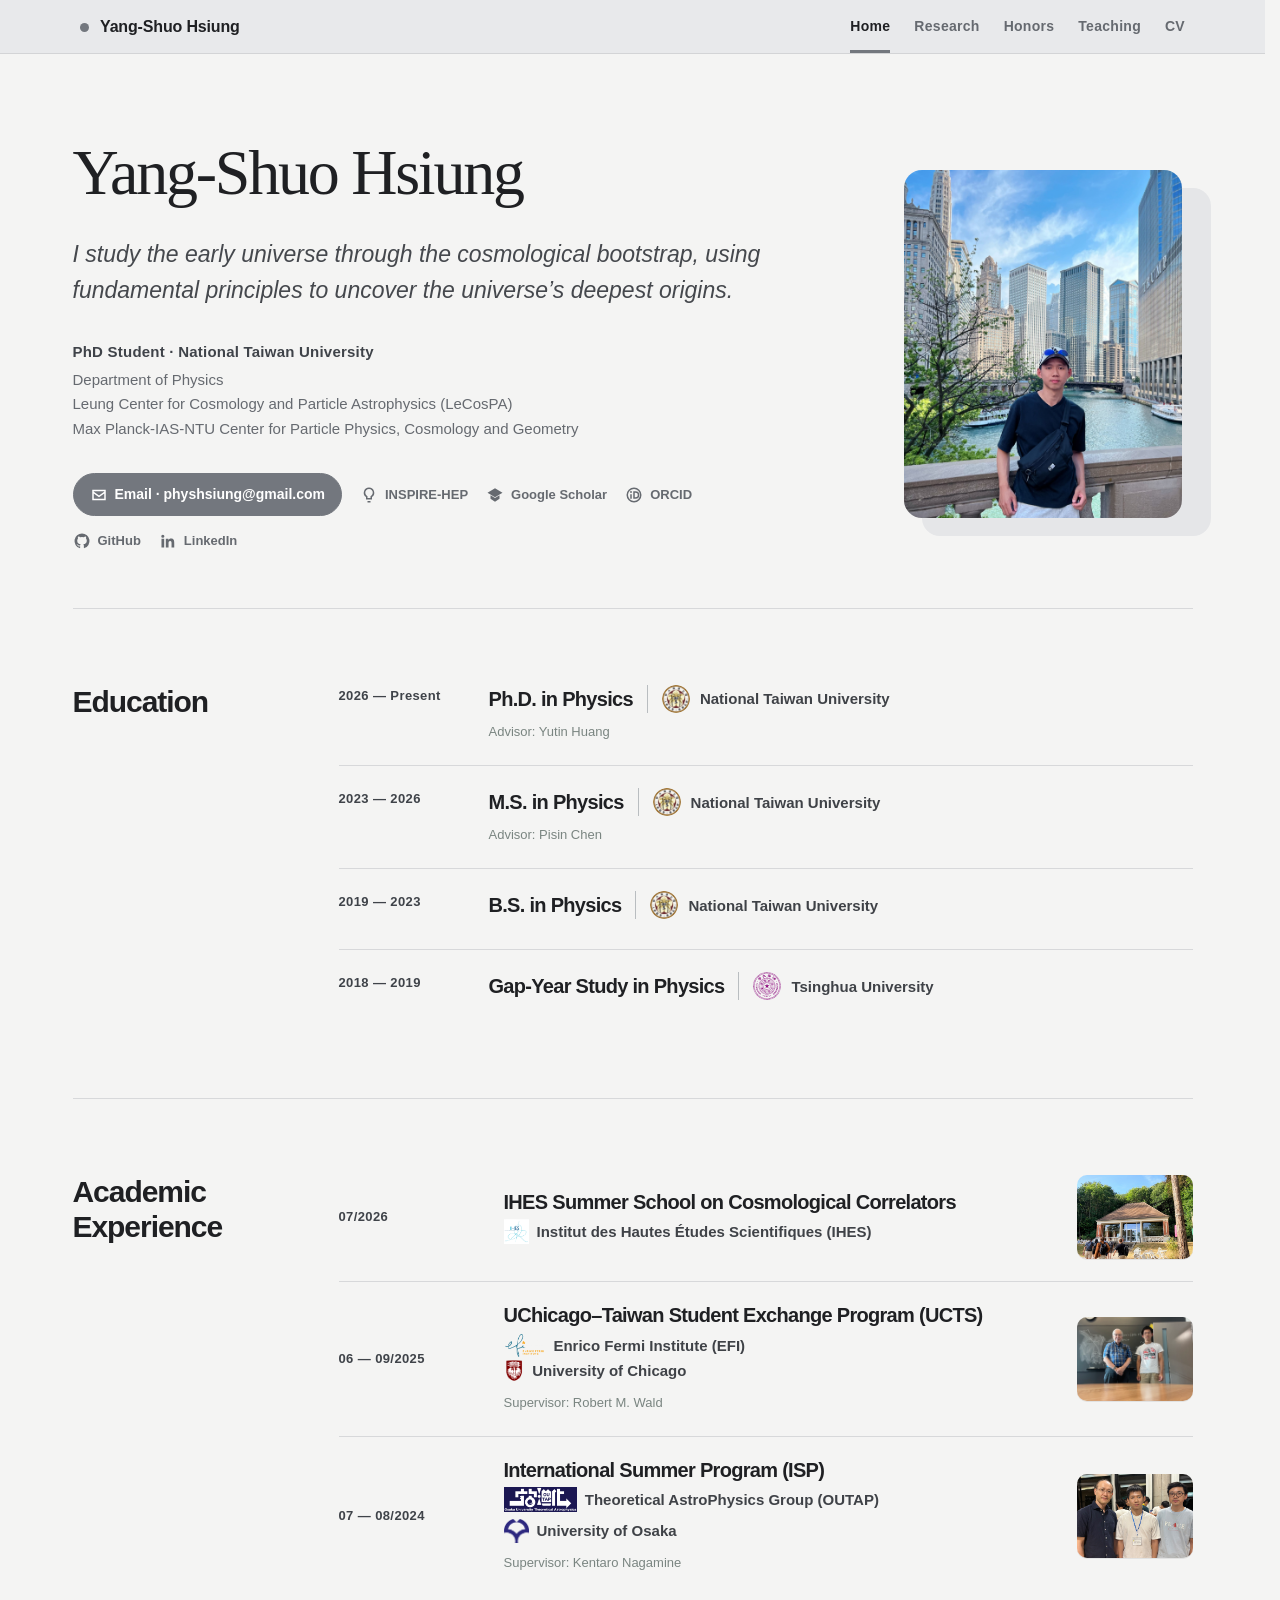
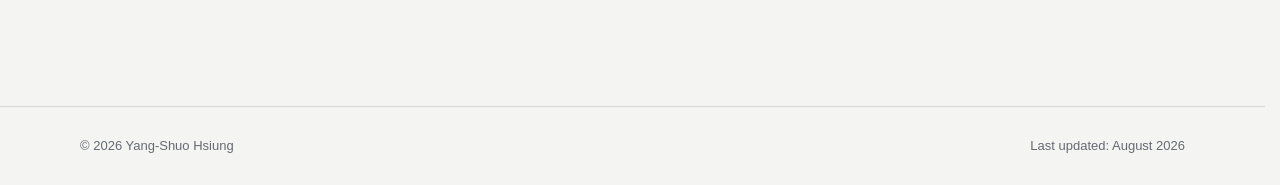
<file: index.html>
<!DOCTYPE html>
<html lang="en">
<head>
    <meta charset="UTF-8">
    <meta name="viewport" content="width=device-width, initial-scale=1.0">
    <meta name="description" content="Yang-Shuo Hsiung — theoretical physics, cosmological bootstrap, quantum field theory, and gravity.">
    <link rel="canonical" href="https://physhsiung.github.io/">
    <meta property="og:type" content="website">
    <meta property="og:title" content="Yang-Shuo Hsiung | Theoretical Physics &amp; Cosmology">
    <meta property="og:description" content="Ph.D. student working on cosmological bootstrap, quantum field theory, and gravity.">
    <meta property="og:url" content="https://physhsiung.github.io/">
    <meta property="og:image" content="https://physhsiung.github.io/images/home/profile.png">
    <meta name="twitter:card" content="summary">
    <title>Yang-Shuo Hsiung</title>
    <link rel="stylesheet" href="style.css?v=20260814-20">
    <script src="site.js?v=20260807-1" defer></script>
</head>
<body>
<a class="skip-link" href="#main-content">Skip to content</a>
<header class="site-header">
    <a href="/" class="site-name">Yang-Shuo Hsiung</a>
    <nav class="navbar" aria-label="Main navigation">
        <a href="/" class="is-active" aria-current="page">Home</a>
        <a href="research.html">Research</a>
        <a href="honors.html">Honors</a>
        <a href="teaching.html">Teaching</a>
        <a href="cv.html">CV</a>
    </nav>
</header>

<main class="content" id="main-content">
    <section class="hero">
        <div class="hero-text">
            <h1>Yang-Shuo Hsiung</h1>
            <p class="hero-lead">I study the early universe through the cosmological bootstrap, using fundamental principles to uncover the universe’s deepest origins.</p>
            <div class="hero-affiliation">
                <p class="academic-role">PhD Student · National Taiwan University</p>
                <p class="hero-meta">
                    Department of Physics<br>
                    Leung Center for Cosmology and Particle Astrophysics (LeCosPA)<br>
                    Max Planck-IAS-NTU Center for Particle Physics, Cosmology and Geometry
                </p>
            </div>
            <div class="profile-links">
                <div class="profile-link-row">
                    <a class="button primary icon-link" href="mailto:physhsiung@gmail.com"><svg viewBox="0 0 24 24" aria-hidden="true"><path d="M3 5h18v14H3V5Zm2 2v.5l7 5 7-5V7H5Zm14 10V10l-7 5-7-5v7h14Z"/></svg><span>Email · physhsiung@gmail.com</span></a>
                    <a class="icon-link" href="https://inspirehep.net/authors/3195098" aria-label="INSPIRE-HEP profile"><svg viewBox="0 0 24 24" aria-hidden="true"><path d="M12 2a7 7 0 0 0-4 12.74V18h8v-3.26A7 7 0 0 0 12 2Zm2 11.56V16h-4v-2.44l-.9-.6A5 5 0 1 1 14.9 13l-.9.56ZM10 20h4v2h-4v-2Z"/></svg><span>INSPIRE-HEP</span></a>
                    <a class="icon-link" href="https://scholar.google.com/citations?user=X8Riyq4AAAAJ&amp;hl=en" aria-label="Google Scholar profile"><svg viewBox="0 0 24 24" aria-hidden="true"><path d="m12 3 10 6-10 6L2 9l10-6Zm-6 9.4V17l6 4 6-4v-4.6l-6 3.6-6-3.6Z"/></svg><span>Google Scholar</span></a>
                    <a class="icon-link" href="https://orcid.org/0009-0005-2132-0681" target="_blank" rel="noopener" aria-label="ORCID profile"><svg viewBox="0 0 24 24" aria-hidden="true"><circle cx="12" cy="12" r="9" fill="none" stroke="currentColor" stroke-width="2"/><circle cx="8" cy="8" r="1.25"/><path d="M7 11h2v6H7zM11 7h3.1a5 5 0 0 1 0 10H11V7Zm2 2v6h1.1a3 3 0 0 0 0-6H13Z"/></svg><span>ORCID</span></a>
                </div>
                <div class="profile-link-row profile-link-row-secondary">
                    <a class="icon-link" href="https://github.com/physhsiung" aria-label="GitHub profile"><svg viewBox="0 0 24 24" aria-hidden="true"><path d="M12 2a10 10 0 0 0-3.16 19.49c.5.09.68-.22.68-.48v-1.87c-2.78.6-3.37-1.18-3.37-1.18-.45-1.16-1.11-1.47-1.11-1.47-.91-.62.07-.61.07-.61 1 .07 1.54 1.03 1.54 1.03.9 1.53 2.34 1.09 2.91.83.09-.65.35-1.09.64-1.34-2.22-.25-4.56-1.11-4.56-4.94 0-1.09.39-1.98 1.03-2.68-.1-.25-.45-1.27.1-2.64 0 0 .84-.27 2.75 1.02A9.58 9.58 0 0 1 12 6.82a9.6 9.6 0 0 1 2.5.34c1.91-1.29 2.75-1.02 2.75-1.02.55 1.37.2 2.39.1 2.64.64.7 1.03 1.59 1.03 2.68 0 3.84-2.34 4.68-4.57 4.93.36.31.68.92.68 1.86v2.76c0 .27.18.58.69.48A10 10 0 0 0 12 2Z"/></svg><span>GitHub</span></a>
                    <a class="icon-link" href="https://www.linkedin.com/in/yang-shuo-hsiung/" target="_blank" rel="noopener" aria-label="LinkedIn profile"><svg viewBox="0 0 24 24" aria-hidden="true"><path d="M5.1 3.5A2.1 2.1 0 1 1 5.1 7.7 2.1 2.1 0 0 1 5.1 3.5ZM3.3 9h3.6v11.5H3.3V9Zm5.8 0h3.45v1.57h.05c.48-.91 1.65-1.87 3.4-1.87 3.64 0 4.31 2.39 4.31 5.51v6.29h-3.59v-5.58c0-1.33-.03-3.04-1.85-3.04-1.85 0-2.14 1.45-2.14 2.94v5.68H9.1V9Z"/></svg><span>LinkedIn</span></a>
                </div>
            </div>
        </div>
        <div class="profile-wrap">
            <img src="images/home/main_profile_compressed.jpg" class="profile-photo" alt="Portrait of Yang-Shuo Hsiung">
        </div>
    </section>

    <section class="profile-section">
        <header class="profile-section-heading">
            <h2>Education</h2>
        </header>
        <div class="resume-list">
            <article class="resume-item">
                <time>2026 — Present</time>
                <div><div class="degree-line"><h3>Ph.D. in Physics</h3><p class="resume-institution institution-with-logo"><span class="institution-logo"><img src="images/home/NTU_logo.jpg" alt=""></span><span>National Taiwan University</span></p></div><p class="resume-detail">Advisor: Yutin Huang</p></div>
            </article>
            <article class="resume-item">
                <time>2023 — 2026</time>
                <div><div class="degree-line"><h3>M.S. in Physics</h3><p class="resume-institution institution-with-logo"><span class="institution-logo"><img src="images/home/NTU_logo.jpg" alt=""></span><span>National Taiwan University</span></p></div><p class="resume-detail">Advisor: Pisin Chen</p></div>
            </article>
            <article class="resume-item">
                <time>2019 — 2023</time>
                <div><div class="degree-line"><h3>B.S. in Physics</h3><p class="resume-institution institution-with-logo"><span class="institution-logo"><img src="images/home/NTU_logo.jpg" alt=""></span><span>National Taiwan University</span></p></div><p class="resume-detail"></p></div>
            </article>
            <article class="resume-item">
                <time>2018 — 2019</time>
                <div><div class="degree-line"><h3>Gap-Year Study in Physics</h3><p class="resume-institution institution-with-logo"><span class="institution-logo"><img src="images/home/THU_logo.svg" alt=""></span><span>Tsinghua University</span></p></div></div>
            </article>
        </div>
    </section>

    <section class="profile-section">
        <header class="profile-section-heading">
            <h2>Academic Experience</h2>
        </header>
        <div class="resume-list experience-list">
            <article class="resume-item has-experience-photo" tabindex="0">
                <time>07/2026</time>
                <div><h3>IHES Summer School on Cosmological Correlators</h3>
                    <p class="resume-institution experience-institution">
                        <span class="institution-unit">
                            <img src="images/home/IHES_logo.png" alt="IHES logo">
                            <span>Institut des Hautes Études Scientifiques (IHES)</span>
                        </span>
                    </p>
                </div>
                <div class="experience-media"><button class="experience-photo-button" type="button" data-lightbox data-lightbox-src="images/home/2026_IHES_lecture_hall.jpg" aria-label="View the IHES summer school photo larger"><img class="experience-photo" src="images/home/2026_IHES_lecture_hall.jpg" width="900" height="1200" loading="lazy" alt="Participants approaching the IHES conference center"></button></div>
            </article>
            <article class="resume-item has-experience-photo" tabindex="0">
                <time>06 — 09/2025</time>
                <div><h3>UChicago–Taiwan Student Exchange Program (UCTS)</h3>
                    <p class="resume-institution experience-institution">
                        <span class="institution-unit">
                            <img src="images/home/UChicago-EFI_logo.png" alt="Enrico Fermi Institute logo">
                            <span>Enrico Fermi Institute (EFI)</span>
                        </span>
                    </p>
                    <p class="resume-institution experience-institution">
                        <span class="institution-unit">
                            <img src="images/home/UChicago_logo.png" alt="University of Chicago logo">
                            <span>University of Chicago</span>
                        </span>
                    </p>
                    <p class="resume-detail">Supervisor: Robert M. Wald</p>
                </div>
                <div class="experience-media">
                    <button class="experience-photo-button" type="button" data-lightbox data-lightbox-src="images/home/2025_UCTS_Wald_compressed.jpg" aria-label="View the University of Chicago photo larger">
                        <img class="experience-photo" src="images/home/2025_UCTS_Wald_compressed.jpg" width="1200" height="900" loading="lazy" alt="Yang-Shuo Hsiung with Robert Wald at the University of Chicago">
                    </button>
                </div>
            </article>
            <article class="resume-item has-experience-photo" tabindex="0">
                <time>07 — 08/2024</time>
                <div><h3>International Summer Program (ISP)</h3><p class="resume-institution experience-institution"><span class="institution-unit"><img src="images/home/UOsaka-OUTAP_logo.png" alt="OUTAP logo"><span>Theoretical AstroPhysics Group (OUTAP)</span></span><span class="institution-unit institution-unit-secondary"><img class="institution-seal" src="images/home/UOsaka_logo.png" alt="University of Osaka logo"><span>University of Osaka</span></span></p><p class="resume-detail">Supervisor: Kentaro Nagamine</p></div>
                <div class="experience-media"><button class="experience-photo-button" type="button" data-lightbox data-lightbox-src="images/home/2024_UOsaka-OUTAP_group_compressed.jpg" aria-label="View the University of Osaka photo larger"><img class="experience-photo" src="images/home/2024_UOsaka-OUTAP_group_compressed.jpg" width="900" height="1200" loading="lazy" alt="Yang-Shuo Hsiung with the OUTAP group at the University of Osaka"></button></div>
            </article>
        </div>
    </section>
</main>

<footer class="site-footer"><span>© 2026 Yang-Shuo Hsiung</span><span>Last updated: August 2026</span></footer>
</body>
</html>
</file>
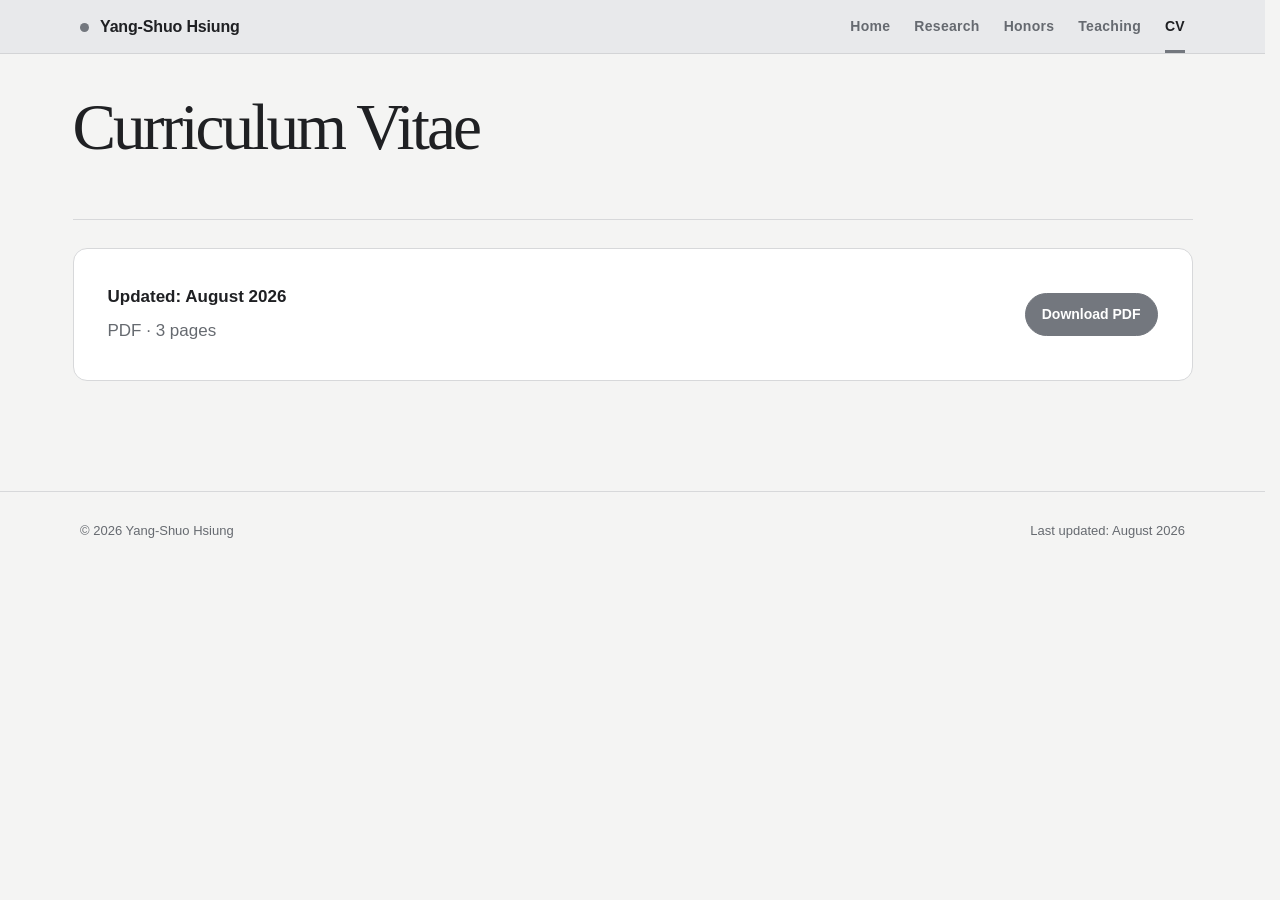
<file: cv.html>
<!DOCTYPE html>
<html lang="en">
<head>
    <meta charset="UTF-8"><meta name="viewport" content="width=device-width, initial-scale=1.0">
    <meta name="description" content="Academic curriculum vitae of Yang-Shuo Hsiung, PhD student in theoretical physics and cosmology.">
    <title>CV | Yang-Shuo Hsiung</title>
    <link rel="canonical" href="https://physhsiung.github.io/cv.html">
    <link rel="stylesheet" href="style.css?v=20260808-19">
</head>
<body class="compact-title-page">
<a class="skip-link" href="#main-content">Skip to content</a>
<header class="site-header"><a href="/" class="site-name">Yang-Shuo Hsiung</a><nav class="navbar" aria-label="Main navigation"><a href="/">Home</a><a href="research.html">Research</a><a href="honors.html">Honors</a><a href="teaching.html">Teaching</a><a href="cv.html" class="is-active" aria-current="page">CV</a></nav></header>

<main class="content" id="main-content">
    <header class="page-header compact-page-header compact-title-header">
        <h1 class="page-title">Curriculum Vitae</h1>
    </header>

    <section class="cv-panel">
        <div class="cv-file-meta">
            <p>Updated: August 2026</p>
            <p>PDF · 3 pages</p>
        </div>
        <a class="button primary" href="2026.08_CV__YANG_SHUO_HSIUNG.pdf">Download PDF</a>
    </section>
</main>
<footer class="site-footer"><span>© 2026 Yang-Shuo Hsiung</span><span>Last updated: August 2026</span></footer>
</body>
</html>
</file>
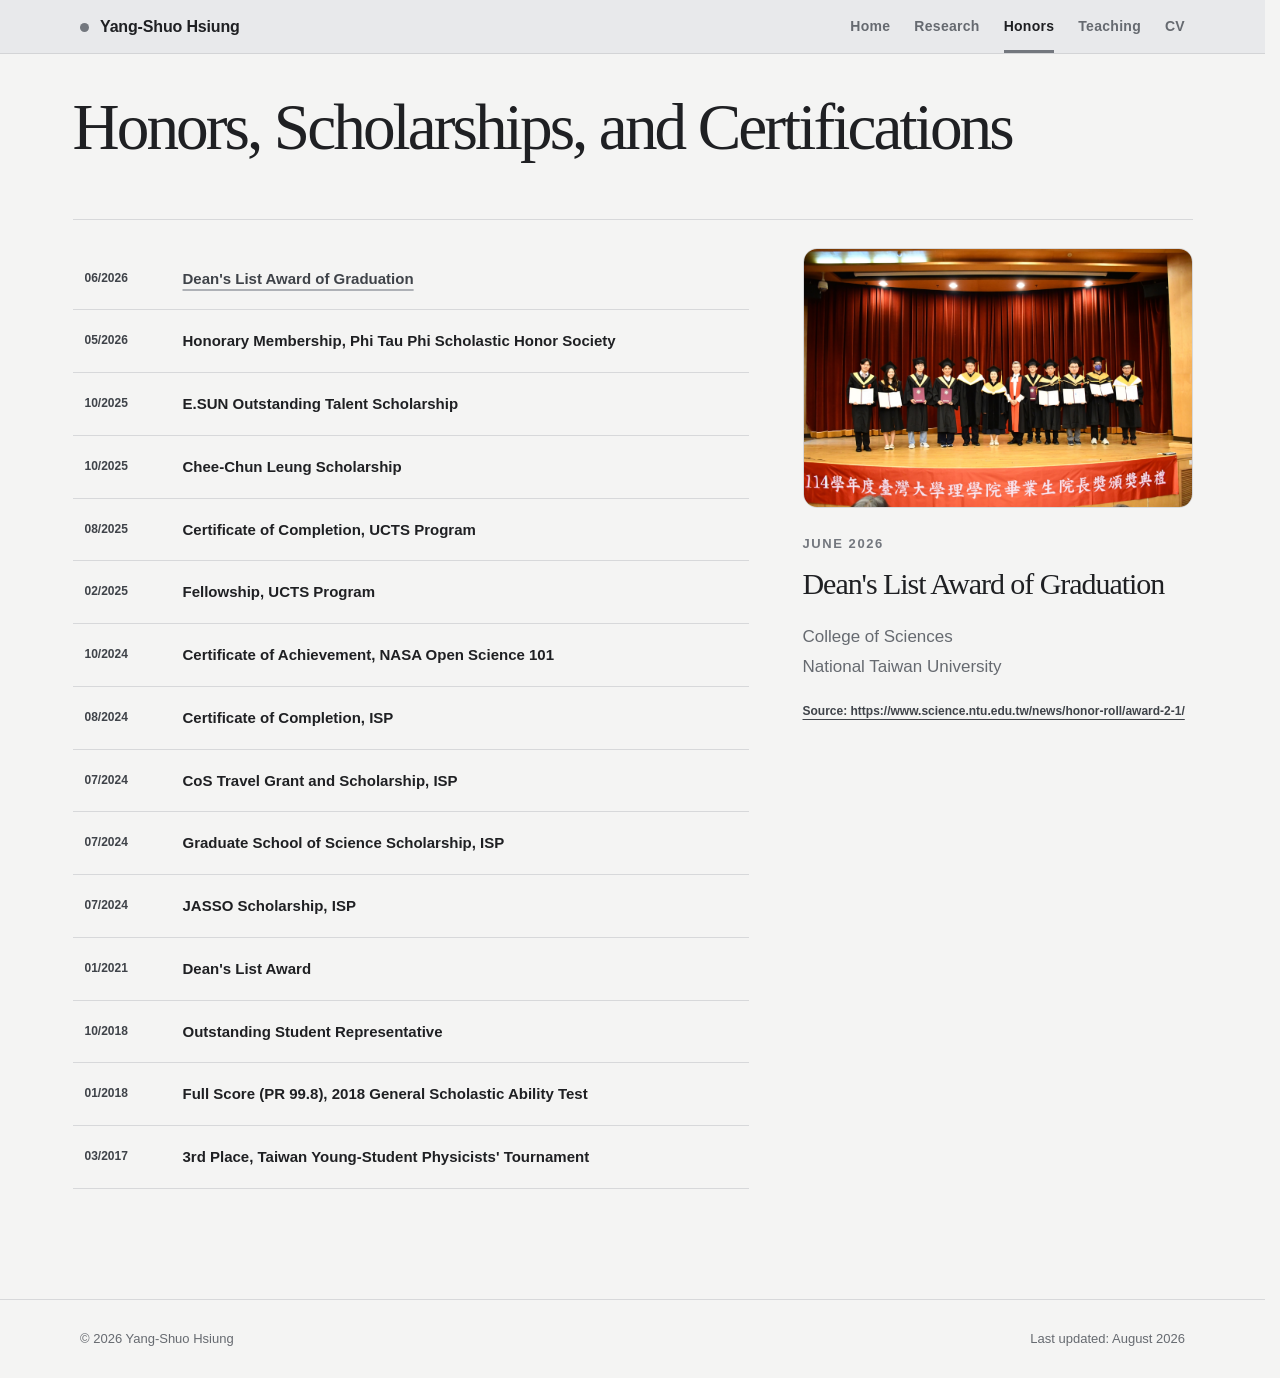
<file: honors.html>
<!DOCTYPE html>
<html lang="en">
<head>
    <meta charset="UTF-8"><meta name="viewport" content="width=device-width, initial-scale=1.0">
    <meta name="description" content="Honors, scholarships, awards, and academic certifications received by Yang-Shuo Hsiung.">
    <link rel="canonical" href="https://physhsiung.github.io/honors.html">
    <title>Honors | Yang-Shuo Hsiung</title><link rel="stylesheet" href="style.css?v=20260808-19"><script src="site.js?v=20260807-1" defer></script>
</head>
<body class="compact-title-page">
<a class="skip-link" href="#main-content">Skip to content</a>
<header class="site-header"><a href="/" class="site-name">Yang-Shuo Hsiung</a><nav class="navbar" aria-label="Main navigation"><a href="/">Home</a><a href="research.html">Research</a><a href="honors.html" class="is-active" aria-current="page">Honors</a><a href="teaching.html">Teaching</a><a href="cv.html">CV</a></nav></header>
<main class="content" id="main-content">
    <header class="page-header compact-page-header compact-title-header"><h1 class="page-title">Honors, Scholarships, and Certifications</h1></header>
    <div class="honors-layout">
        <div class="honors-interactive-list" id="honors-list">

    <div
        class="honor-row"
        tabindex="0"
        data-date="June 2026"
        data-note="College of Sciences"
        data-context="National Taiwan University"
        data-image="images/honors/2026_dean_list_compressed.jpg"
        data-media="images/honors/2026_dean_list_compressed.jpg"
        data-source="https://www.science.ntu.edu.tw/news/honor-roll/award-2-1/"
    >
        <span>06/2026</span>
        <strong>Dean's List Award of Graduation</strong>
    </div>

    <div
        class="honor-row"
        tabindex="0"
        data-date="May 2026"
        data-note="The Phi Tau Phi Scholastic Honor Society"
        data-context="Taiwan"
        data-source="https://phitauphi.org.tw/"
    >
        <span>05/2026</span>
        <strong>Honorary Membership, Phi Tau Phi Scholastic Honor Society</strong>
    </div>

    <div
        class="honor-row"
        tabindex="0"
        data-date="October 2025"
        data-note="E.SUN Volunteer &amp; Social Welfare Foundation"
        data-context="Taiwan"
        data-image="images/honors/2025_E.SUN_scholarship_compressed.jpg"
        data-media="images/honors/2025_E.SUN_scholarship_compressed.jpg"
        data-source="https://www.esunfhc.com/zh-tw/Foundation/volunteer/Scholarship/Scholarship-Reward"
    >
        <span>10/2025</span>
        <strong>E.SUN Outstanding Talent Scholarship</strong>
    </div>

    <div
        class="honor-row"
        tabindex="0"
        data-date="October 2025"
        data-note="Department of Physics"
        data-context="National Taiwan University"
        data-source="https://phys.ntu.edu.tw/001/Upload/739/relfile/44725/259050/5d0ae821-f192-4092-9a5a-3452faa97af1.pdf"
    >
        <span>10/2025</span>
        <strong>Chee-Chun Leung Scholarship</strong>
    </div>

    <div
        class="honor-row"
        tabindex="0"
        data-date="August 2025"
        data-note="UCTS Program"
        data-context="University of Chicago"
        data-image="images/honors/2025_UCTS_certificate_compressed.jpg"
        data-media="images/honors/2025_UCTS_certificate.pdf"
        data-source="https://uctsfellowship.uchicago.edu/2025fellows_tw/"
    >
        <span>08/2025</span>
        <strong>Certificate of Completion, UCTS Program</strong>
    </div>

    <div
        class="honor-row"
        tabindex="0"
        data-date="February 2025"
        data-note="UCTS Program"
        data-context="University of Chicago"
        data-source="https://uctsfellowship.uchicago.edu/2025fellows_tw/"
    >
        <span>02/2025</span>
        <strong>Fellowship, UCTS Program</strong>
    </div>

    <div
        class="honor-row"
        tabindex="0"
        data-date="October 2024"
        data-note="NASA Transform to Open Science"
        data-context="USA"
        data-image="images/honors/2024_NASA_certificate.jpg"
        data-media="images/honors/2024_NASA_certificate.pdf"
        data-source="https://science.nasa.gov/open-science/training/"
    >
        <span>10/2024</span>
        <strong>Certificate of Achievement, NASA Open Science 101</strong>
    </div>

    <div
        class="honor-row"
        tabindex="0"
        data-date="August 2024"
        data-note="Graduate School of Science / School of Science"
        data-context="University of Osaka"
        data-image="images/honors/2024_ISP_certificate.jpg"
        data-media="images/honors/2024_ISP_certificate.pdf"
        data-source="https://www.sci.osaka-u.ac.jp/en/international-summer-program-isp/"
    >
        <span>08/2024</span>
        <strong>Certificate of Completion, ISP</strong>
    </div>

    <div
        class="honor-row"
        tabindex="0"
        data-date="July 2024"
        data-note="College of Science"
        data-context="National Taiwan University"
        data-source="https://phys.ntu.edu.tw/News_Content_n_39670_s_236823.html"
    >
        <span>07/2024</span>
        <strong>CoS Travel Grant and Scholarship, ISP</strong>
    </div>

    <div
        class="honor-row"
        tabindex="0"
        data-date="July 2024"
        data-note="Graduate School of Science / School of Science"
        data-context="University of Osaka"
        data-source="https://www.sci.osaka-u.ac.jp/en/international-summer-program-isp/"
    >
        <span>07/2024</span>
        <strong>Graduate School of Science Scholarship, ISP</strong>
    </div>

    <div
        class="honor-row"
        tabindex="0"
        data-date="July 2024"
        data-note="Japan Student Services Organization"
        data-context="Japan"
        data-source="https://www.jasso.go.jp/en/"
    >
        <span>07/2024</span>
        <strong>JASSO Scholarship, ISP</strong>
    </div>

    <div
        class="honor-row"
        tabindex="0"
        data-date="January 2021"
        data-note="National Taiwan University"
        data-context="Taiwan"
        data-image="images/honors/2021_dean_list.jpg"
        data-media="images/honors/2021_dean_list.pdf"
        data-source="https://www.aca.ntu.edu.tw/WebUPD/aca/UAADNews/1091%E5%AD%B8%E6%A5%AD%E6%88%90%E7%B8%BE%E5%84%AA%E8%89%AF%E5%AD%B8%E7%94%9F%E5%90%8D%E5%96%AE.pdf"
    >
        <span>01/2021</span>
        <strong>Dean's List Award</strong>
    </div>

    <div
        class="honor-row"
        tabindex="0"
        data-date="October 2018"
        data-note="Tsinghua University"
        data-context="China"
        data-image="images/honors/2018_THU_representative.jpg"
        data-media="images/honors/2018_THU_representative.jpg"
        data-source="https://www.tsinghua.edu.cn/info/1724/96555.htm"
    >
        <span>10/2018</span>
        <strong>Outstanding Student Representative</strong>
    </div>

    <div
        class="honor-row"
        tabindex="0"
        data-date="January 2018"
        data-note="Ministry of Education"
        data-context="Taiwan"
        data-image="images/honors/2018_GSAT.jpg"
        data-media="images/honors/2018_GSAT.jpg"
        data-source="https://news.ltn.com.tw/news/local/paper/1178594"
    >
        <span>01/2018</span>
        <strong>Full Score (PR 99.8), 2018 General Scholastic Ability Test</strong>
    </div>

    <div
        class="honor-row"
        tabindex="0"
        data-date="March 2017"
        data-note="Far Eastern Y. Z. Hsu Foundation"
        data-context="Taiwan"
        data-image="images/honors/2017_TYPT.jpg"
        data-media="images/honors/2017_TYPT.jpg"
        data-source="https://yzhsu.feg.com.tw/Programs.html?selectID=ab11ab66-ca23-46e9-809f-2637d887236a&category=ab11ab66-ca23-46e9-809f-2637d887236a&catename=00000000-0000-0000-0000-000000000000&year=2017"
    >
        <span>03/2017</span>
        <strong>3rd Place, Taiwan Young-Student Physicists' Tournament</strong>
    </div>

</div>
        <aside class="honor-preview" aria-live="polite">
            <div class="honor-media" id="honor-media" hidden>
                <button id="honor-media-button" type="button" aria-label="View this honor image larger"><img id="honor-image" src="" alt=""></button>
            </div>
            <p class="section-label" id="honor-date"></p>
            <h2 id="honor-title"></h2>
            <div class="honor-description">
                <p id="honor-note"></p>
                <p id="honor-context"></p>
            </div>
            <div class="honor-actions">
                <a id="honor-source" href="" target="_blank" rel="noopener"></a>
            </div>
        </aside>
    </div>
</main>
<footer class="site-footer"><span>© 2026 Yang-Shuo Hsiung</span><span>Last updated: August 2026</span></footer>
<script>
const rows = document.querySelectorAll('.honor-row');
const layout = document.querySelector('.honors-layout');
const preview = document.querySelector('.honor-preview');
const mediaQuery = window.matchMedia('(max-width: 780px)');

const placePreview = (row) => {
    if (mediaQuery.matches) {
        row.appendChild(preview);
    } else {
        layout.appendChild(preview);
    }
};

const updatePreview = (row) => {
    rows.forEach(item => item.classList.toggle('is-selected', item === row));
    document.getElementById('honor-date').textContent = row.dataset.date;
    document.getElementById('honor-title').textContent = row.querySelector('strong').textContent;
    document.getElementById('honor-note').textContent = row.dataset.note;
    document.getElementById('honor-context').textContent = row.dataset.context;

    const image = row.dataset.image || '';
    const media = document.getElementById('honor-media');
    const mediaButton = document.getElementById('honor-media-button');
    const imageElement = document.getElementById('honor-image');
    media.hidden = !image;
    if (image) imageElement.src = image;
    else imageElement.removeAttribute('src');
    imageElement.alt = image ? `${row.querySelector('strong').textContent} document or event` : '';
    const mediaSource = row.dataset.media || image;
    const isPdf = mediaSource.toLowerCase().endsWith('.pdf');
    mediaButton.dataset.mediaSrc = mediaSource;
    mediaButton.setAttribute('aria-label', isPdf ? 'Open this honor PDF' : 'View this honor image larger');
    if (isPdf) {
        mediaButton.removeAttribute('data-lightbox');
        delete mediaButton.dataset.lightboxSrc;
        delete mediaButton.dataset.lightboxAlt;
    } else {
        mediaButton.setAttribute('data-lightbox', '');
        mediaButton.dataset.lightboxSrc = mediaSource;
        mediaButton.dataset.lightboxAlt = imageElement.alt;
    }

    const sourceLink = document.getElementById('honor-source');
    sourceLink.href = row.dataset.source;
    sourceLink.textContent = `Source: ${row.dataset.source}`;
    placePreview(row);
};
rows.forEach(row => {
    row.addEventListener('mouseenter', () => updatePreview(row));
    row.addEventListener('focus', () => updatePreview(row));
    row.addEventListener('click', () => updatePreview(row));
    row.addEventListener('keydown', event => {
        if (event.key === 'Enter' || event.key === ' ') {
            event.preventDefault();
            updatePreview(row);
        }
    });
});
document.getElementById('honor-media-button').addEventListener('click', event => {
    const mediaSource = event.currentTarget.dataset.mediaSrc || '';
    if (!mediaSource.toLowerCase().endsWith('.pdf')) return;
    event.preventDefault();
    event.stopPropagation();
    window.open(mediaSource, '_blank', 'noopener');
});
mediaQuery.addEventListener('change', () => {
    const selectedRow = document.querySelector('.honor-row.is-selected') || rows[0];
    if (selectedRow) placePreview(selectedRow);
});
if (rows[0]) updatePreview(rows[0]);
</script>
</body>
</html>
</file>
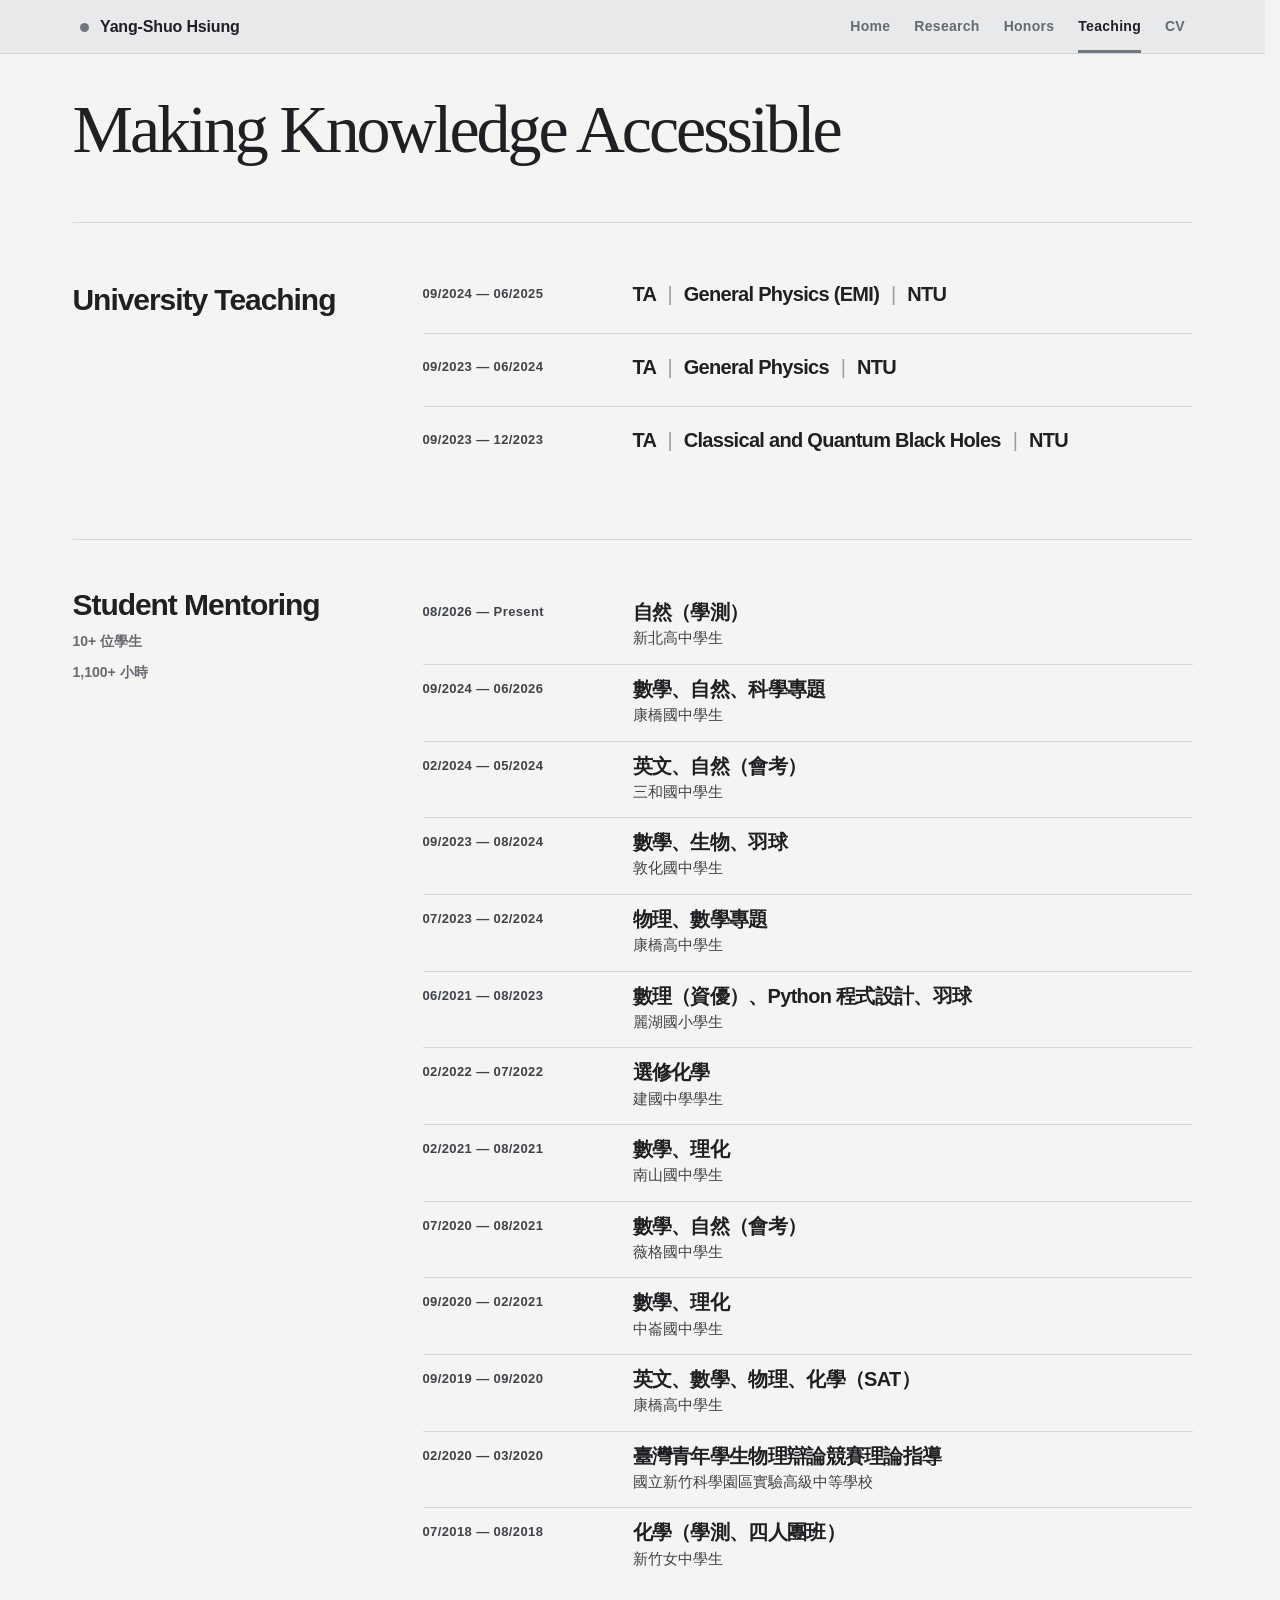
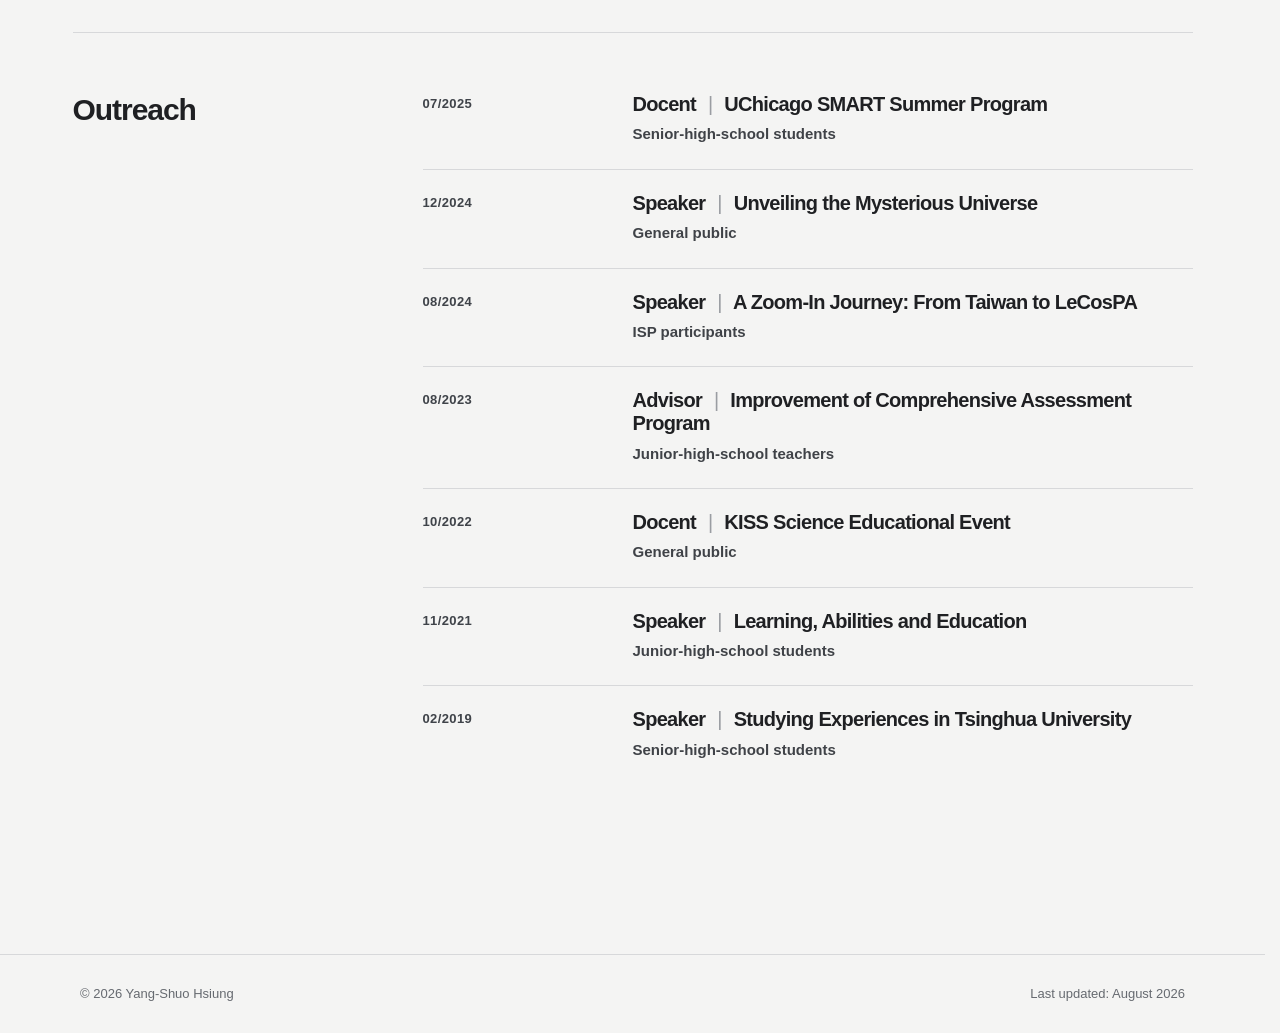
<file: teaching.html>
<!DOCTYPE html>
<html lang="en">
<head>
    <meta charset="UTF-8"><meta name="viewport" content="width=device-width, initial-scale=1.0">
    <meta name="description" content="Teaching, tutoring, mentoring, and outreach by Yang-Shuo Hsiung.">
    <link rel="canonical" href="https://physhsiung.github.io/teaching.html">
    <title>Teaching &amp; Outreach | Yang-Shuo Hsiung</title><link rel="stylesheet" href="style.css?v=20260808-19">
</head>
<body class="teaching-page compact-title-page">
<a class="skip-link" href="#main-content">Skip to content</a>
<header class="site-header"><a href="/" class="site-name">Yang-Shuo Hsiung</a><nav class="navbar" aria-label="Main navigation"><a href="/">Home</a><a href="research.html">Research</a><a href="honors.html">Honors</a><a href="teaching.html" class="is-active" aria-current="page">Teaching</a><a href="cv.html">CV</a></nav></header>
<main class="content" id="main-content">
    <header class="page-header compact-page-header teaching-page-header compact-title-header"><h1 class="page-title">Making Knowledge Accessible</h1></header>

    <section class="teaching-section"><h2>University Teaching</h2><div class="resume-list"><article class="resume-item"><time>09/2024 — 06/2025</time><div><h3>TA <span>|</span> General Physics (EMI) <span>|</span> NTU</h3></div></article><article class="resume-item"><time>09/2023 — 06/2024</time><div><h3>TA <span>|</span> General Physics <span>|</span> NTU</h3></div></article><article class="resume-item"><time>09/2023 — 12/2023</time><div><h3>TA <span>|</span> Classical and Quantum Black Holes <span>|</span> NTU</h3></div></article></div></section>

    <section class="teaching-section tutoring-section"><header class="teaching-section-heading"><h2>Student Mentoring</h2><p>10+ 位學生</p><p>1,100+ 小時</p></header><div class="resume-list tutoring-list">
        <article class="resume-item"><time>08/2026 — Present</time><div><h3>自然（學測）</h3><p class="resume-institution">新北高中學生</p></div></article>
        <article class="resume-item"><time>09/2024 — 06/2026</time><div><h3>數學、自然、科學專題</h3><p class="resume-institution">康橋國中學生</p></div></article>
        <article class="resume-item"><time>02/2024 — 05/2024</time><div><h3>英文、自然（會考）</h3><p class="resume-institution">三和國中學生</p></div></article>
        <article class="resume-item"><time>09/2023 — 08/2024</time><div><h3>數學、生物、羽球</h3><p class="resume-institution">敦化國中學生</p></div></article>
        <article class="resume-item"><time>07/2023 — 02/2024</time><div><h3>物理、數學專題</h3><p class="resume-institution">康橋高中學生</p></div></article>
        <article class="resume-item"><time>06/2021 — 08/2023</time><div><h3>數理（資優）、Python 程式設計、羽球</h3><p class="resume-institution">麗湖國小學生</p></div></article>
        <article class="resume-item"><time>02/2022 — 07/2022</time><div><h3>選修化學</h3><p class="resume-institution">建國中學學生</p></div></article>
        <article class="resume-item"><time>02/2021 — 08/2021</time><div><h3>數學、理化</h3><p class="resume-institution">南山國中學生</p></div></article>
        <article class="resume-item"><time>07/2020 — 08/2021</time><div><h3>數學、自然（會考）</h3><p class="resume-institution">薇格國中學生</p></div></article>
        <article class="resume-item"><time>09/2020 — 02/2021</time><div><h3>數學、理化</h3><p class="resume-institution">中崙國中學生</p></div></article>
        <article class="resume-item"><time>09/2019 — 09/2020</time><div><h3>英文、數學、物理、化學（SAT）</h3><p class="resume-institution">康橋高中學生</p></div></article>
        <article class="resume-item"><time>02/2020 — 03/2020</time><div><h3>臺灣青年學生物理辯論競賽理論指導</h3><p class="resume-institution">國立新竹科學園區實驗高級中等學校</p></div></article>
        <article class="resume-item"><time>07/2018 — 08/2018</time><div><h3>化學（學測、四人團班）</h3><p class="resume-institution">新竹女中學生</p></div></article>
    </div></section>

    <section class="teaching-section"><h2>Outreach</h2><div class="resume-list">
        <article class="resume-item"><time>07/2025</time><div><h3>Docent <span>|</span> UChicago SMART Summer Program</h3><p class="resume-institution">Senior-high-school students</p></div></article>
        <article class="resume-item"><time>12/2024</time><div><h3>Speaker <span>|</span> Unveiling the Mysterious Universe</h3><p class="resume-institution">General public</p></div></article>
        <article class="resume-item"><time>08/2024</time><div><h3>Speaker <span>|</span> A Zoom-In Journey: From Taiwan to LeCosPA</h3><p class="resume-institution">ISP participants</p></div></article>
        <article class="resume-item"><time>08/2023</time><div><h3>Advisor <span>|</span> Improvement of Comprehensive Assessment Program</h3><p class="resume-institution">Junior-high-school teachers</p></div></article>
        <article class="resume-item"><time>10/2022</time><div><h3>Docent <span>|</span> KISS Science Educational Event</h3><p class="resume-institution">General public</p></div></article>
        <article class="resume-item"><time>11/2021</time><div><h3>Speaker <span>|</span> Learning, Abilities and Education</h3><p class="resume-institution">Junior-high-school students</p></div></article>
        <article class="resume-item"><time>02/2019</time><div><h3>Speaker <span>|</span> Studying Experiences in Tsinghua University</h3><p class="resume-institution">Senior-high-school students</p></div></article>
    </div></section>
</main>
<footer class="site-footer"><span>© 2026 Yang-Shuo Hsiung</span><span>Last updated: August 2026</span></footer>
</body>
</html>
</file>
<file: style.css>
:root {
    --ink: #1f2023;
    --muted: #666a70;
    --paper: #f4f4f3;
    --surface: #ffffff;
    --line: #d7d8da;
    --accent: #73777e;
    --accent-dark: #3f4349;
    --accent-soft: #e5e6e8;
    --warm: #d58c52;
    --max-width: 1120px;
}

* { box-sizing: border-box; }

html {
    scroll-behavior: smooth;
    scrollbar-gutter: stable;
}

body {
    margin: 0;
    min-height: 100vh;
    background: var(--paper);
    color: var(--ink);
    font-family: Inter, ui-sans-serif, -apple-system, BlinkMacSystemFont, "Segoe UI", sans-serif;
    font-size: 17px;
    line-height: 1.7;
}

a {
    color: var(--accent-dark);
    cursor: pointer;
    text-decoration-thickness: 1px;
    text-underline-offset: 4px;
}

button,
[role="button"],
[data-lightbox] { cursor: pointer; }

a:hover { color: var(--accent); }

.skip-link {
    position: fixed;
    top: 10px;
    left: 10px;
    z-index: 100;
    padding: 9px 14px;
    border-radius: 8px;
    background: var(--ink);
    color: white;
    font-size: 13px;
    font-weight: 750;
    text-decoration: none;
    transform: translateY(-160%);
}

.skip-link:focus { color: white; transform: translateY(0); }

a:focus-visible,
.honor-row:focus-visible {
    outline: 3px solid #4f5967;
    outline-offset: 4px;
}

.site-header {
    position: sticky;
    top: 0;
    z-index: 20;
    display: flex;
    align-items: center;
    justify-content: space-between;
    gap: 28px;
    min-height: 76px;
    padding: 0 max(28px, calc((100vw - var(--max-width)) / 2));
    background: rgba(231, 232, 234, .94);
    border-bottom: 1px solid rgba(31, 32, 35, .1);
    backdrop-filter: blur(16px);
    -webkit-backdrop-filter: blur(16px);
}

.site-name {
    color: var(--ink);
    font-size: 16px;
    font-weight: 760;
    letter-spacing: -.01em;
    text-decoration: none;
    white-space: nowrap;
}

.site-name::before {
    display: inline-block;
    width: 9px;
    height: 9px;
    margin-right: 11px;
    background: var(--accent);
    border-radius: 50%;
    content: "";
}

.navbar { display: flex; align-items: center; gap: 24px; }

.navbar a {
    position: relative;
    padding: 26px 0 23px;
    color: var(--muted);
    font-size: 14px;
    font-weight: 650;
    letter-spacing: .02em;
    text-decoration: none;
}

.navbar a:hover,
.navbar a.is-active { color: var(--ink); }

.navbar a.is-active::after {
    position: absolute;
    right: 0;
    bottom: 0;
    left: 0;
    height: 3px;
    background: var(--accent);
    content: "";
}

.content {
    width: min(var(--max-width), calc(100% - 56px));
    margin: 0 auto;
    padding: 82px 0 110px;
}

.hero {
    display: grid;
    grid-template-columns: minmax(0, 1.45fr) minmax(260px, .55fr);
    align-items: center;
    gap: 72px;
    min-height: 420px;
    padding-bottom: 56px;
    border-bottom: 1px solid var(--line);
}

.profile-wrap { position: relative; justify-self: end; }

.profile-wrap::before {
    position: absolute;
    inset: 18px -18px -18px 18px;
    z-index: -1;
    background: var(--accent-soft);
    border-radius: 18px;
    content: "";
}

.profile-photo {
    display: block;
    width: min(100%, 278px);
    aspect-ratio: 4 / 5;
    object-fit: cover;
    border-radius: 18px;
}

.eyebrow {
    margin: 0 0 18px;
    color: var(--accent);
    font-size: 13px;
    font-weight: 800;
    letter-spacing: .13em;
    text-transform: uppercase;
}

h1, h2, h3 { line-height: 1.16; letter-spacing: -.035em; }

h1 {
    max-width: 800px;
    margin: 0 0 26px;
    font-family: Georgia, "Times New Roman", serif;
    font-size: clamp(54px, 7vw, 88px);
    font-weight: 500;
}

.hero-text h1 {
    max-width: none;
    font-size: clamp(44px, 5vw, 66px);
    white-space: nowrap;
}

.academic-role {
    margin: 0 0 4px;
    color: var(--accent-dark);
    font-size: 15px;
    font-weight: 750;
    letter-spacing: .015em;
}

.page-title { font-size: clamp(48px, 6vw, 74px); }

h2 { margin: 0 0 18px; font-size: clamp(28px, 3vw, 38px); }
h3 { margin: 0 0 9px; font-size: 20px; }

p { margin: 0 0 20px; }

.hero-lead {
    max-width: 690px;
    margin-bottom: 30px;
    color: #45484d;
    font-size: clamp(19px, 2vw, 23px);
    font-style: italic;
    line-height: 1.58;
}

.hero-affiliation { display: grid; gap: 0; }
.hero-meta { margin: 0; color: var(--muted); font-size: 15px; line-height: 1.62; }

.profile-links { display: grid; gap: 14px; margin-top: 32px; }
.profile-link-row { display: flex; flex-wrap: wrap; align-items: center; gap: 18px; }

.icon-link {
    display: inline-flex;
    align-items: center;
    gap: 7px;
    color: var(--muted);
    font-size: 13px;
    font-weight: 700;
    text-decoration: none;
}

.icon-link svg { width: 18px; height: 18px; fill: currentColor; flex: 0 0 auto; }
.icon-link:hover { color: var(--ink); text-decoration: none; }
.button.icon-link { color: white; }

.button {
    display: inline-flex;
    align-items: center;
    min-height: 43px;
    padding: 8px 16px;
    border: 1px solid var(--line);
    border-radius: 999px;
    background: var(--surface);
    color: var(--ink);
    font-size: 14px;
    font-weight: 700;
    text-decoration: none;
    transition: transform 150ms ease, border-color 150ms ease, background 150ms ease;
}

.button:hover {
    border-color: #aebbb5;
    color: var(--ink);
    transform: translateY(-2px);
}

.button.primary { border-color: var(--accent); background: var(--accent); color: white; }

.home-section {
    display: grid;
    grid-template-columns: 220px minmax(0, 1fr);
    gap: 80px;
    padding: 76px 0 0;
}

.home-section + .home-section { margin-top: 76px; border-top: 1px solid var(--line); }

.section-kicker { color: var(--accent); font-size: 13px; font-weight: 800; letter-spacing: .12em; text-transform: uppercase; }
.section-copy { max-width: 760px; }
.section-copy p { color: #45484d; font-size: 19px; }

/* Profile / resume sections */

.profile-section {
    display: grid;
    grid-template-columns: 220px minmax(0, 1fr);
    gap: 46px;
    padding: 76px 0 0;
}

.profile-section + .profile-section { margin-top: 76px; border-top: 1px solid var(--line); }
.profile-section-heading h2 { margin-top: 0; font-size: 30px; }
.resume-list { display: grid; }

.resume-item {
    display: grid;
    grid-template-columns: 130px minmax(0, 1fr);
    gap: 20px;
    padding: 22px 0;
    border-top: 1px solid var(--line);
}

.resume-item:first-child { border-top: 0; padding-top: 0; }
.resume-item time { color: var(--accent-dark); font-size: 13px; font-weight: 800; letter-spacing: .03em; }
.resume-item h3 { margin-bottom: 5px; }
.resume-item p { margin: 0; color: var(--muted); font-size: 15px; }
.resume-item .resume-institution { color: #3f4247; font-weight: 600; }
.resume-item .resume-detail { margin-top: 8px; color: #7a8581; font-size: 13px; }
.degree-line { display: flex; flex-wrap: nowrap; align-items: center; gap: 14px; }
.degree-line h3 { flex: 0 0 auto; margin: 0; white-space: nowrap; }
.institution-with-logo { display: flex; flex: 0 0 auto; align-items: center; gap: 10px; padding-left: 14px; border-left: 1px solid #b9bdc0; white-space: nowrap; }
.institution-logo { display: inline-flex; flex: 0 0 28px; width: 28px; height: 28px; overflow: hidden; align-items: center; justify-content: center; border-radius: 50%; }
.institution-logo img { display: block; width: 100%; height: 100%; object-fit: contain; mix-blend-mode: multiply; }
.institution-logo-wide img { object-fit: cover; }

.experience-list .has-experience-photo {
    position: relative;
    grid-template-columns: 145px minmax(0, 1fr) 140px;
    align-items: center;
    transition: background-color .2s ease;
}

.experience-list .has-experience-photo:focus-visible { outline: 2px solid var(--accent); outline-offset: 5px; }
.experience-media { display: grid; justify-items: end; }
.experience-institution { display: grid; align-items: center; gap: 6px; }
.institution-unit { display: inline-flex; align-items: center; gap: 8px; white-space: nowrap; }
.institution-unit img { display: block; width: auto; max-width: 76px; height: 25px; object-fit: contain; }
.institution-unit img.institution-seal { width: 25px; }
.experience-photo-button {
    display: block;
    width: 116px;
    height: 84px;
    padding: 0;
    border: 0;
    border-radius: 10px;
    background: transparent;
    cursor: pointer;
}

.experience-photo {
    width: 116px;
    height: 84px;
    object-fit: cover;
    border-radius: 10px;
    box-shadow: 0 1px 0 rgba(25, 27, 30, .08);
    transform-origin: right center;
    transition: transform .25s ease, box-shadow .25s ease;
    will-change: transform;
}

.experience-photo-button:hover .experience-photo,
.experience-photo-button:focus-visible .experience-photo {
    position: relative;
    z-index: 4;
    box-shadow: 0 18px 45px rgba(25, 27, 30, .2);
    transform: scale(2.15);
}

.page-header { max-width: 790px; padding-bottom: 58px; }
.compact-page-header { padding-bottom: 54px; }
.section-intro { color: var(--muted); font-size: 20px; line-height: 1.65; }

.research-block { padding: 62px 0; border-top: 1px solid var(--line); scroll-margin-top: 74px; }
.section-label { margin-bottom: 12px; color: var(--accent); font-size: 13px; font-weight: 800; letter-spacing: .12em; text-transform: uppercase; }

.trajectory-intro { max-width: 780px; margin: 0 0 36px; color: var(--muted); font-size: 18px; }
.research-timeline { position: relative; display: grid; gap: 30px; padding-left: 34px; }
.research-timeline::before {
    position: absolute;
    top: 24px;
    bottom: 24px;
    left: 8px;
    width: 1px;
    background: var(--line);
    content: "";
}
.research-topic { position: relative; }
.research-topic::before {
    position: absolute;
    top: 38px;
    left: -32px;
    width: 11px;
    height: 11px;
    border: 3px solid var(--paper);
    border-radius: 50%;
    background: #a4a7ac;
    box-shadow: 0 0 0 1px var(--line);
    content: "";
}
.research-topic.featured::before { background: var(--accent-dark); }
.research-topic { display: grid; grid-template-columns: minmax(260px, .8fr) minmax(0, 1.2fr); height: 480px; overflow: hidden; background: var(--surface); border: 1px solid var(--line); border-radius: 18px; }
.research-topic.featured { border-color: #b8babf; box-shadow: 0 14px 34px rgba(31, 32, 35, .08); }
.research-topic:nth-child(even) { grid-template-columns: minmax(0, 1.2fr) minmax(260px, .8fr); }
.research-topic:nth-child(even) > .research-visual { order: 2; }
.research-visual { display: grid; grid-template-rows: minmax(0, 1fr); min-width: 0; min-height: 0; max-height: 100%; margin: 0; overflow: hidden; border-radius: 17px 0 0 17px; background: var(--paper); }
.research-topic:nth-child(even) > .research-visual { border-radius: 0 17px 17px 0; }
.research-image-button { display: block; width: 100%; height: 100%; padding: 0; overflow: hidden; border: 0; background: transparent; cursor: pointer; }
.research-image-button:focus-visible { outline: 3px solid var(--accent); outline-offset: -5px; }
.research-visual img { display: block; width: 100%; height: 100%; min-height: 0; max-height: 100%; object-fit: cover; }
.research-visual figcaption { padding: 12px 15px; border-top: 1px solid var(--line); color: var(--muted); font-size: 12px; line-height: 1.5; }
.research-visual figcaption a { font-weight: 700; white-space: nowrap; }
.research-topic-copy { align-self: center; max-width: 850px; padding: 38px; }
.research-topic-copy h3 { margin-bottom: 15px; font-family: Georgia, "Times New Roman", serif; font-size: 31px; font-weight: 500; }
.research-topic-copy > p { color: var(--muted); }
.project-meta { display: flex; flex-wrap: wrap; align-items: center; justify-content: space-between; gap: 10px 18px; margin-bottom: 15px; }
.project-meta time { color: var(--accent-dark); font-size: 12px; font-weight: 800; letter-spacing: .045em; }
.project-state { color: var(--accent); font-size: 12px; font-weight: 800; letter-spacing: .1em; text-transform: uppercase; }
.past-project .project-state { color: #8a8d92; }
.project-advisor { margin: -7px 0 18px; color: var(--accent-dark) !important; font-size: 13px; font-weight: 700; }


.tags { display: flex; flex-wrap: wrap; gap: 7px; margin-top: 18px; }
.tags span,
.type-label {
    padding: 4px 9px;
    border-radius: 999px;
    background: var(--accent-soft);
    color: var(--accent-dark);
    font-size: 12px;
    font-weight: 700;
}

.result-list { margin: 18px 0 0; padding-left: 20px; color: var(--muted); font-size: 15px; }
.result-list li { margin-bottom: 7px; }

.citation-list { display: grid; gap: 0; margin-top: 28px; }
.citation-list > p,
.citation-entry {
    margin: 0;
    padding: 22px 0;
    border-top: 1px solid var(--line);
    color: #474a4f;
}
.citation-list > :last-child { border-bottom: 1px solid var(--line); }
.citation-note { display: inline-block; min-width: 82px; color: var(--accent-dark); font-size: 13px; font-weight: 800; }
.citation-list strong { color: var(--ink); }
.talk-list > p { display: grid; grid-template-columns: 82px minmax(0, 1fr); align-items: start; gap: 14px; }
.talk-list > :first-child { border-top: 0; }
.talk-list .citation-note { min-width: 0; padding-top: 4px; }
.talk-list .type-label { white-space: nowrap; }
.presentation-line { min-width: 0; }
.presentation-photo-link { text-decoration: none; cursor: pointer; }
.presentation-photo-link:hover { background: #d7d9dc; color: var(--ink); }
.presentation-details { min-width: 0; }

.publication-list-modern { margin-top: 28px; border-top: 1px solid var(--line); }
.publication-entry { display: grid; grid-template-columns: 82px minmax(0, 1fr); gap: 24px; padding: 28px 0; border-bottom: 1px solid var(--line); }
.publication-year { color: var(--accent-dark); font-size: 13px; font-weight: 800; }
.publication-entry h3 { margin-bottom: 8px; font-family: Georgia, "Times New Roman", serif; font-size: 23px; font-weight: 500; }
.publication-entry h3 a { color: inherit; text-decoration: none; }
.publication-entry h3 a:hover { text-decoration: underline; text-underline-offset: 4px; }
.publication-entry p { margin: 0; color: var(--muted); font-size: 14px; }
/* Research page refinements */

.site-header { min-height: 51px; }
.navbar a { padding-top: 15px; padding-bottom: 14px; }
.research-page .content { padding-top: 36px; }
.research-page-header { max-width: none; padding-bottom: 27px; }
.research-page-header .page-title {
    font-size: clamp(28px, 5.1vw, 68px);
    letter-spacing: -.045em;
    white-space: nowrap;
}
.compact-title-page .content { padding-top: 36px; }
.compact-title-header {
    max-width: none;
    padding-bottom: 27px;
    border-bottom: 1px solid var(--line);
}
.compact-title-header .page-title {
    font-size: clamp(28px, 5.1vw, 68px);
    letter-spacing: -.045em;
    white-space: nowrap;
}
.compact-title-header + .research-block,
.compact-title-header + .teaching-section { border-top: 0; }
.compact-title-header + .honors-layout .honors-interactive-list { border-top: 0; }
.research-page .trajectory-intro { max-width: none; }
.research-page .publication-list-modern { border-top: 0; }
.research-page .publication-entry { border-bottom: 0; }
.research-page #presentations { border-top: 1px solid var(--line); }

.research-carousel-stage { position: relative; isolation: isolate; width: 100%; height: 100%; min-height: 0; max-height: 100%; overflow: hidden; background: #e7e8ea; }
.research-carousel-stage .research-slide {
    position: absolute;
    inset: 0;
    z-index: 0;
    opacity: 0;
    transition: opacity 300ms ease;
}
.research-carousel-stage .research-slide.is-active { z-index: 1; opacity: 1; }
.research-slide-count {
    position: absolute;
    right: 12px;
    bottom: 12px;
    z-index: 2;
    padding: 5px 9px;
    border-radius: 999px;
    background: rgba(31, 32, 35, .76);
    color: #fff;
    font-size: 11px;
    font-weight: 750;
    letter-spacing: .04em;
}

.gallery-open { overflow: hidden; }
.research-gallery[hidden] { display: none; }
.research-gallery {
    position: fixed;
    inset: 0;
    z-index: 100;
    display: grid;
    place-items: center;
    padding: 28px;
    background: rgba(18, 19, 21, .9);
}
.research-gallery-dialog {
    position: relative;
    display: grid;
    grid-template-columns: auto minmax(0, 1fr) auto;
    align-items: center;
    width: min(1180px, 100%);
    max-height: calc(100vh - 56px);
    min-height: 0;
    overflow: hidden;
}
.research-gallery figure { display: grid; grid-template-rows: auto auto; justify-items: center; width: 100%; min-width: 0; min-height: 0; margin: 0; overflow: hidden; }
.research-gallery figure img { display: block; width: auto; height: auto; min-width: 0; min-height: 0; max-width: 100%; max-height: calc(100vh - 100px); object-fit: contain; }
.research-gallery figcaption { display: flex; justify-content: space-between; gap: 20px; padding-top: 12px; color: #e4e5e7; font-size: 12px; }
.research-gallery button { border: 0; color: #fff; background: rgba(255, 255, 255, .12); cursor: pointer; }
.research-gallery button:hover { background: rgba(255, 255, 255, .2); }
.research-gallery-arrow { width: 48px; height: 48px; margin: 12px; border-radius: 50%; font-size: 24px; }
.research-gallery-close { position: absolute; top: 0; right: 0; z-index: 2; width: 44px; height: 44px; border-radius: 50%; font-size: 30px; line-height: 1; }

/* Interactive honors */

.honors-layout { display: grid; grid-template-columns: minmax(0, 1fr) 390px; align-items: start; gap: 54px; margin-top: 28px; }
.honors-interactive-list { border-top: 1px solid var(--line); }

.honor-row {
    display: grid;
    grid-template-columns: 82px minmax(0, 1fr);
    gap: 16px;
    width: 100%;
    padding: 20px 12px;
    background: transparent;
    border: 0;
    border-bottom: 1px solid var(--line);
    color: var(--ink);
    font: inherit;
    text-align: left;
    cursor: default;
    transition: color 150ms ease;
}

.honor-row span { color: var(--accent-dark); font-size: 12px; font-weight: 800; }
.honor-row strong { font-size: 15px; line-height: 1.45; }
.honor-row:hover, .honor-row:focus-visible, .honor-row.is-selected { color: var(--accent-dark); }
.honor-row:hover strong, .honor-row:focus-visible strong, .honor-row.is-selected strong { text-decoration: underline; text-decoration-color: #aeb1b6; text-decoration-thickness: 2px; text-underline-offset: 5px; }
.honor-preview { position: sticky; top: 112px; }

.honor-media { margin-bottom: 25px; overflow: hidden; border: 1px solid var(--line); border-radius: 14px; background: var(--surface); }
.honor-media[hidden] { display: none; }
.honor-media button { display: block; width: 100%; padding: 0; border: 0; background: transparent; cursor: pointer; }
.honor-media img { display: block; width: 100%; max-height: 390px; object-fit: contain; background: #efefed; }

.honor-photo-placeholder {
    display: grid;
    place-items: center;
    aspect-ratio: 4 / 3;
    margin-bottom: 28px;
    overflow: hidden;
    background: linear-gradient(145deg, #555960, #898d94);
    border-radius: 16px;
    color: rgba(255,255,255,.64);
    text-align: center;
}

.honor-photo-placeholder span { font-family: Georgia, "Times New Roman", serif; font-size: 24px; line-height: 1.25; }
.honor-photo-placeholder.has-photo { background-position: center; background-size: cover; }
.honor-photo-placeholder.has-photo span { display: none; }
.honor-preview h2 { font-family: Georgia, "Times New Roman", serif; font-size: 30px; font-weight: 500; }
.honor-preview > p:last-child { color: var(--muted); }

.honor-description { display: grid; gap: 4px; margin-top: 22px; }
.honor-description p { margin: 0; }
#honor-note,
#honor-context { color: var(--muted); font-size: 17px; font-weight: 400; line-height: 1.55; }
.honor-actions { display: flex; flex-wrap: wrap; gap: 10px 16px; margin-top: 20px; }
.honor-actions a { font-size: 12px; font-weight: 750; overflow-wrap: anywhere; }
.honor-actions [hidden] { display: none; }

/* Shared full-size image viewer */

.image-lightbox {
    width: min(94vw, 1440px);
    max-width: none;
    max-height: 94vh;
    padding: 0;
    overflow: visible;
    border: 0;
    background: transparent;
}
.image-lightbox::backdrop { background: rgba(20, 22, 25, .88); backdrop-filter: blur(5px); }
.lightbox-frame { position: relative; display: grid; justify-items: center; gap: 12px; }
.lightbox-image { display: block; max-width: 92vw; max-height: 84vh; border-radius: 10px; box-shadow: 0 24px 70px rgba(0, 0, 0, .42); object-fit: contain; }
.lightbox-close {
    position: absolute;
    z-index: 2;
    top: 10px;
    right: 10px;
    display: grid;
    width: 42px;
    height: 42px;
    padding: 0;
    place-items: center;
    border: 1px solid rgba(255, 255, 255, .55);
    border-radius: 50%;
    background: rgba(20, 22, 25, .76);
    color: white;
    font: 300 30px/1 Arial, sans-serif;
    cursor: pointer;
}
.lightbox-close:hover, .lightbox-close:focus-visible { background: white; color: #202226; outline: none; }
.lightbox-hint { margin: 0; color: rgba(255, 255, 255, .82); font-size: 13px; letter-spacing: .02em; }

/* Teaching and outreach */

.teaching-section { display: grid; grid-template-columns: 280px minmax(0, 1fr); gap: 70px; padding: 60px 0; border-top: 1px solid var(--line); }
.teaching-section > h2 { margin: 0; font-size: 30px; }
.teaching-section-heading h2 { margin: 0; font-size: 30px; }
.teaching-section-heading p { margin: 7px 0 0; color: var(--muted); font-size: 14px; font-weight: 650; white-space: nowrap; }
.teaching-page-header { max-width: none; }
.teaching-page-header .page-title { font-size: clamp(27px, 5.5vw, 68px); white-space: nowrap; }
.teaching-page .resume-item { grid-template-columns: 190px minmax(0, 1fr); }
.teaching-page .resume-item time { white-space: nowrap; }
.teaching-page .resume-item h3 span { margin: 0 7px; color: #9a9da2; font-weight: 500; }
.tutoring-section { padding-top: 48px; padding-bottom: 48px; }
.tutoring-list .resume-item { padding-top: 13px; padding-bottom: 13px; }
.tutoring-list .resume-item h3 { margin-bottom: 1px; font-size: 20px; }
.tutoring-list .resume-item p { font-size: 15px; font-weight: 500; }
.cv-panel {
    display: grid;
    grid-template-columns: minmax(0, 1fr) auto;
    align-items: center;
    gap: 30px;
    margin-top: 28px;
    padding: 34px;
    background: var(--surface);
    border: 1px solid var(--line);
    border-radius: 14px;
}
.cv-file-meta p {
    margin: 0;
    color: var(--muted);
}

.cv-file-meta p:first-child {
    color: var(--ink);
    font-weight: 700;
}

.cv-file-meta p + p { margin-top: 6px; }

.site-footer {
    display: flex;
    justify-content: space-between;
    gap: 24px;
    padding: 28px max(28px, calc((100vw - var(--max-width)) / 2));
    border-top: 1px solid var(--line);
    color: var(--muted);
    font-size: 13px;
}

@media (max-width: 780px) {
    .site-header { min-height: auto; padding: 14px 20px 0; flex-direction: column; align-items: flex-start; gap: 4px; }
    .navbar { width: 100%; justify-content: space-between; gap: 8px; overflow-x: auto; }
    .navbar a { flex: 0 0 auto; padding: 10px 0 12px; font-size: 12px; }
    .content { width: min(100% - 40px, var(--max-width)); padding: 54px 0 78px; }
    .hero { grid-template-columns: 1fr; gap: 46px; min-height: 0; padding-bottom: 64px; }
    .profile-wrap { order: -1; justify-self: start; }
    .profile-photo { width: 190px; }
    h1 { font-size: clamp(48px, 15vw, 68px); }
    .hero-text h1 { font-size: clamp(35px, 10.2vw, 42px); white-space: nowrap; }
    .academic-role { font-size: 13px; }
    .profile-links { gap: 14px 18px; }
    .icon-link span { position: absolute; width: 1px; height: 1px; overflow: hidden; clip: rect(0 0 0 0); }
    .button.icon-link span { position: static; width: auto; height: auto; overflow: visible; clip: auto; }
    .home-section { grid-template-columns: 1fr; gap: 22px; padding-top: 54px; }
    .home-section + .home-section { margin-top: 54px; }
    .profile-section { grid-template-columns: 1fr; gap: 26px; padding-top: 54px; }
    .profile-section + .profile-section { margin-top: 54px; }
    .resume-item, .experience-list .has-experience-photo { grid-template-columns: 1fr; gap: 7px; }
    .teaching-page .resume-item { grid-template-columns: 1fr; }
    .degree-line { gap: 8px; }
    .degree-line h3 { font-size: 18px; }
    .institution-with-logo { gap: 7px; padding-left: 9px; font-size: 13px; }
    .institution-logo { flex-basis: 22px; width: 22px; height: 22px; }
    .experience-media { justify-items: start; width: 100%; margin-top: 12px; }
    .experience-institution { align-items: flex-start; }
    .experience-photo-button { width: 100%; height: auto; }
    .experience-photo { width: 100%; height: auto; aspect-ratio: 16 / 9; transform: none; }
    .experience-photo-button:hover .experience-photo,
    .experience-photo-button:focus-visible .experience-photo { transform: none; }
    .trajectory-intro { font-size: 16px; }
    .research-timeline { padding-left: 24px; }
    .research-timeline::before { left: 5px; }
    .research-topic::before { left: -24px; }
    .research-topic, .research-topic:nth-child(even) { grid-template-columns: 1fr; height: auto; }
    .research-topic:nth-child(even) > .research-visual { order: 0; }
    .research-visual, .research-topic:nth-child(even) > .research-visual { grid-template-rows: auto; border-radius: 17px 17px 0 0; }
    .research-visual img { height: auto; min-height: 0; aspect-ratio: 1.45 / 1; }
    .research-topic-copy { padding: 24px; }
    .research-topic-copy h3 { font-size: 26px; }
    .publication-entry { grid-template-columns: 1fr; gap: 8px; }
    .talk-list > p { grid-template-columns: 70px minmax(0, 1fr); gap: 9px; }
    .research-page .content { padding-top: 28px; }
    .research-page-header .page-title { font-size: clamp(25px, 7.6vw, 42px); }
    .compact-title-page .content { padding-top: 28px; }
    .compact-title-header .page-title { font-size: clamp(20px, 6.7vw, 42px); }
    .research-carousel-stage { height: auto; min-height: 0; aspect-ratio: 1.45 / 1; }
    .research-carousel-stage .research-slide { min-height: 0; }
    .research-gallery { padding: 16px; }
    .research-gallery-dialog { grid-template-columns: 1fr; height: calc(100vh - 32px); padding: 48px 0 54px; }
    .research-gallery-arrow { position: absolute; bottom: 0; z-index: 2; }
    .research-gallery-prev { left: 0; }
    .research-gallery-next { right: 0; }
    .research-gallery figcaption { justify-content: center; text-align: center; }
    .research-gallery figcaption span:last-child { display: none; }
    .honors-layout { grid-template-columns: 1fr; gap: 36px; }
    .honor-preview { position: static; grid-column: 1 / -1; margin: 16px 0 4px; padding: 20px; border: 1px solid var(--line); border-radius: 12px; background: var(--surface); }
    .honor-preview h2 { font-size: 25px; }
    .honor-media { margin-bottom: 20px; }
    .honor-media img { max-height: 430px; }
    .honor-photo-placeholder { aspect-ratio: 16 / 9; }
    .teaching-section { grid-template-columns: 1fr; gap: 24px; }
    .cv-panel { grid-template-columns: 1fr; }
    .site-footer { flex-direction: column; gap: 4px; }
}

@media (prefers-reduced-motion: reduce) {
    html { scroll-behavior: auto; }
    .button { transition: none; }
    .research-carousel-stage .research-slide { transition: none; }
}
</file>
